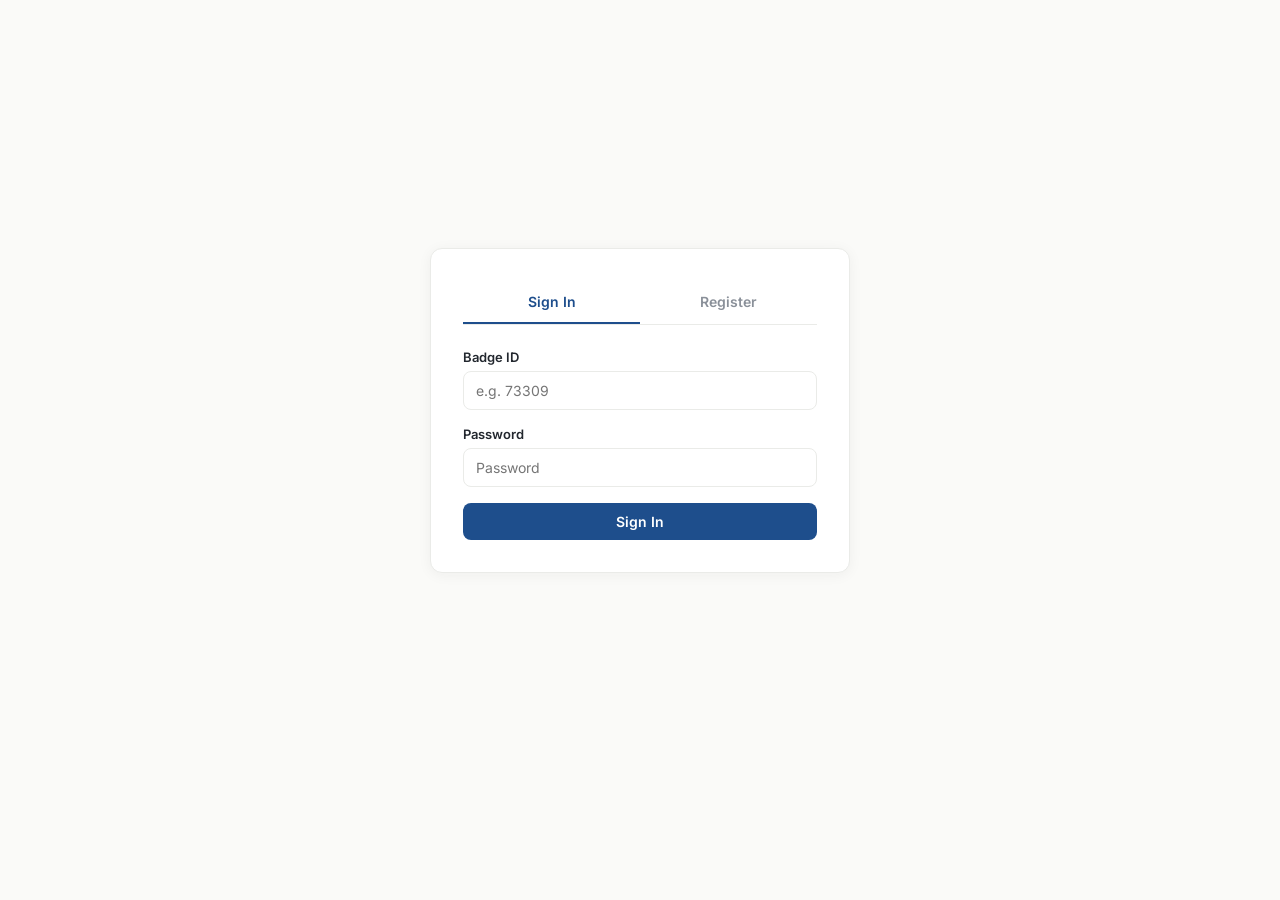
<file: index.html>
<!DOCTYPE html>
<html lang="en">
<head>
<meta charset="UTF-8">
<meta name="viewport" content="width=device-width, initial-scale=1.0">
<title>Leoni Cantine</title>
<link rel="preconnect" href="https://fonts.googleapis.com">
<link href="https://fonts.googleapis.com/css2?family=Inter:wght@400;500;600;700;800&family=Space+Mono:wght@400;700&display=swap" rel="stylesheet">
<link rel="stylesheet" href="css/styles.css">
</head>
<body>

<!-- ===================== AUTH PAGE ===================== -->
<div id="authPage" class="auth-screen">
  <div class="auth-card">
    <div class="auth-tabs">
      <div class="auth-tab active" id="loginTabBtn" onclick="toggleAuthTab('login')">Sign In</div>
      <div class="auth-tab" id="registerTabBtn" onclick="toggleAuthTab('register')">Register</div>
    </div>

    <!-- Login -->
    <div id="loginWrapper">
      <form id="loginForm">
        <div class="input-group">
          <label for="loginBadgeId">Badge ID</label>
          <input type="text" id="loginBadgeId" class="input-control" placeholder="e.g. 73309">
        </div>
        <div class="input-group">
          <label for="loginPassword">Password</label>
          <input type="password" id="loginPassword" class="input-control" placeholder="Password">
        </div>
        <button type="submit" class="btn btn-primary" style="width:100%;">Sign In</button>
      </form>
    </div>

    <!-- Register -->
    <div id="registerWrapper" class="hidden">
      <form id="registerForm">
        <div class="input-group">
          <label for="regFirstName">First Name</label>
          <input type="text" id="regFirstName" class="input-control" placeholder="e.g. Ameur">
        </div>
        <div class="input-group">
          <label for="regLastName">Last Name</label>
          <input type="text" id="regLastName" class="input-control" placeholder="e.g. Ben Salah">
        </div>
        <div class="input-group">
          <label for="regEmail">Email</label>
          <input type="email" id="regEmail" class="input-control" placeholder="name@leoni.com">
        </div>
        <div class="input-group">
          <label for="regBadgeId">Badge ID</label>
          <input type="text" id="regBadgeId" class="input-control" placeholder="e.g. 73309">
        </div>
        <div class="input-group">
          <label for="regPassword">Password</label>
          <input type="password" id="regPassword" class="input-control" placeholder="Minimum 6 characters">
        </div>
        <div class="input-group">
          <label for="regPlant">Plant</label>
          <select id="regPlant" class="input-control">
            <option value="">Loading plants...</option>
          </select>
        </div>
        <div class="input-group">
          <label for="regPosition">Position</label>
          <input type="text" id="regPosition" class="input-control" placeholder="e.g. Engineer">
        </div>
        <div class="input-group">
          <label for="regOffice">Office Location</label>
          <input type="text" id="regOffice" class="input-control" placeholder="Desk/Room number">
        </div>
        <div class="input-group">
          <label for="regRole">Account Role</label>
          <select id="regRole" class="input-control">
            <option value="employee">Employee</option>
            <option value="cantine">Cantine Manager</option>
          </select>
        </div>
        <button type="submit" class="btn btn-primary" style="width:100%;">Register Account</button>
      </form>
    </div>
  </div>
</div>

<!-- ===================== EMPLOYEE APP ===================== -->
<div id="employeeApp" class="hidden">
  <div class="navbar">
    <div class="nav-brand">Leoni<span>Cantine</span></div>
    <div class="nav-user">
      <span class="muted">Hi, <span id="employeeWelcomeName"></span></span>
      <button class="btn btn-outline btn-small btn-logout">Sign out</button>
    </div>
  </div>

  <div class="app-container">
    <div class="workspace-grid">
      <div>
        <div class="section-card">
          <div class="section-title"><span>Today's Menu</span></div>

          <div class="plant-selector-bar">
            <div class="input-group" style="margin:0; flex:1;">
              <label for="plantSelect">Plant</label>
              <select id="plantSelect" class="input-control" onchange="onPlantChange()">
                <option value="">Loading plants...</option>
              </select>
            </div>
            <div class="input-group" style="margin:0; flex:1;">
              <label for="daySelect">Day</label>
              <input type="date" id="daySelect" class="input-control">
            </div>
          </div>

          <p id="cantineInfo" class="muted" style="margin-bottom:16px;"></p>

          <div id="menuGridContainer" class="menu-grid"></div>
        </div>
      </div>

      <div>
        <div class="section-card">
          <div class="section-title"><span>Your Order</span></div>

          <div class="data-table-wrapper">
            <table class="data-table">
              <thead>
                <tr><th>Item</th><th>Qty</th><th class="text-right">Total</th></tr>
              </thead>
              <tbody id="cartTableBody">
                <tr><td colspan="3" class="muted text-center">Your cart is empty</td></tr>
              </tbody>
            </table>
          </div>

          <div class="input-group" style="margin-top:16px;">
            <label for="pickupTimeSelect">Pickup Time</label>
            <select id="pickupTimeSelect" class="input-control">
              <option value="18:30">18:30 (Dinner Shift)</option>
              <option value="19:30">19:30 (Dinner Shift)</option>
            </select>
          </div>

          <div style="display:flex; justify-content:space-between; align-items:center; margin-top:16px; padding-top:16px; border-top:1px solid var(--line);">
            <span class="font-bold">Total</span>
            <span id="cartTotalSummary" class="mono font-bold">0.00 DT</span>
          </div>

          <button class="btn btn-orange" style="width:100%; margin-top:16px;" onclick="submitEmployeeOrder()">Place Order</button>
        </div>

        <!-- ===================== ORDER REVIEW FEEDBACK CARD ===================== -->
        <div id="recentOrdersSection" class="section-card hidden">
          <div class="section-title"><span>Your Recent Orders & Feedback</span></div>

          <div class="review-order-status">
            <span class="status-pill status-completed">✓ Received</span>
          </div>

          <div class="input-group" style="margin-top:20px;">
            <label>Rate This Meal</label>
            <div class="star-rating-container" id="starRatingContainer">
              <span class="star" data-value="1">★</span>
              <span class="star" data-value="2">★</span>
              <span class="star" data-value="3">★</span>
              <span class="star" data-value="4">★</span>
              <span class="star" data-value="5">★</span>
            </div>
          </div>

          <div class="input-group" style="margin-top:16px;">
            <label for="reviewCommentBox">Your Feedback (Optional)</label>
            <textarea id="reviewCommentBox" class="input-control" placeholder="Share your thoughts about this meal..." rows="4" style="resize: vertical;"></textarea>
          </div>

          <button class="btn btn-orange" style="width:100%; margin-top:16px;" onclick="submitSavedOrderFeedback()">Submit Review</button>
        </div>
      </div>
    </div>
  </div>
</div>

<!-- ===================== CANTINE MANAGER APP ===================== -->
<div id="cantineApp" class="hidden">
  <div class="navbar">
    <div class="nav-brand">Leoni<span>Cantine</span> <span class="muted" style="font-size:12px;">· Manager</span></div>
    <div class="nav-user">
      <button class="btn btn-outline btn-small btn-logout">Sign out</button>
    </div>
  </div>

  <div class="app-container">
    <div class="section-card">
      <div class="section-title"><span>Incoming Orders</span></div>
      <div class="data-table-wrapper">
        <table class="data-table">
          <thead>
            <tr>
              <th>Ticket</th>
              <th>Employee</th>
              <th>Day</th>
              <th>Pickup</th>
              <th>Items</th>
              <th>Total</th>
              <th>Status</th>
              <th>Actions</th>
            </tr>
          </thead>
          <tbody id="cantineOrdersTableBody">
            <tr><td colspan="8" class="text-center muted">Loading orders...</td></tr>
          </tbody>
        </table>
      </div>
    </div>
  </div>
</div>

<script src="js/api.js"></script>
<script src="js/auth.js"></script>
<script src="js/employee.js"></script>
<script src="js/cantine.js"></script>
<script src="js/app.js"></script>
</body>
</html>
</file>
<file: css/styles.css>
/**
 * css/styles.css
 * Core Brand and Layout Component Stylesheet
 * Project: Leoni Cantine Smart Ordering Interface
 */

/* ==========================================================================
   1. Design System Tokens & Base Reset
   ========================================================================== */
:root {
  --bg: #FAFAF8;
  --paper: #FFFFFF;
  --ink: #22272E;
  --muted: #8A9099;
  --line: #EAEBE8;
  --orange: #FF6A13;
  --orange-soft: #FFEDE0;
  --blue: #1E4E8C;
  --blue-soft: #E7EFF8;
  --green-soft: #E6F2E6;
  --green: #3F7D44;
  --gold: #FFC107;
  --radius: 12px;
  --shadow: 0 2px 14px rgba(34,39,46,0.05);
}

* {
  box-sizing: border-box;
  margin: 0;
  padding: 0;
}

body {
  font-family: 'Inter', sans-serif;
  background: var(--bg);
  color: var(--ink);
  min-height: 100vh;
  -webkit-font-smoothing: antialiased;
}

/* ==========================================================================
   2. Typography & Core Layout Modifiers
   ========================================================================== */
h1, h2, h3, h4 {
  font-weight: 700;
}

.mono {
  font-family: 'Space Mono', monospace;
}

.font-bold {
  font-weight: 700;
}

.text-center { text-align: center; }
.text-right { text-align: right; }
.muted { color: var(--muted); }

.hidden {
  display: none !important;
}

/* ==========================================================================
   3. Interactive Buttons & Form Formats
   ========================================================================== */
.btn {
  font-family: inherit;
  font-size: 14px;
  font-weight: 600;
  padding: 10px 18px;
  border-radius: 8px;
  border: none;
  cursor: pointer;
  transition: all 0.15s ease;
  display: inline-flex;
  align-items: center;
  justify-content: center;
}

.btn-primary {
  background: var(--blue);
  color: #fff;
}
.btn-primary:hover {
  background: #153866;
}

.btn-orange {
  background: var(--orange);
  color: #fff;
}
.btn-orange:hover {
  background: #d4530a;
}

.btn-outline {
  background: transparent;
  border: 1px solid var(--line);
  color: var(--ink);
}
.btn-outline:hover {
  background: #f4f5f2;
  border-color: var(--muted);
}

.btn-danger {
  background: #FEECEB;
  color: #D9381E;
}
.btn-danger:hover {
  background: #FCD8D5;
}

.btn-small {
  padding: 6px 12px;
  font-size: 12px;
  border-radius: 6px;
}

.input-group {
  margin-bottom: 16px;
}

.input-group label {
  display: block;
  font-size: 13px;
  font-weight: 600;
  margin-bottom: 6px;
  color: var(--ink);
}

.input-control {
  width: 100%;
  font-family: inherit;
  font-size: 14px;
  padding: 10px 12px;
  border-radius: 8px;
  border: 1px solid var(--line);
  background: #fff;
  color: var(--ink);
  transition: border-color 0.15s ease;
}

.input-control:focus {
  outline: none;
  border-color: var(--blue);
}

textarea.input-control {
  font-family: inherit;
  line-height: 1.5;
}

/* ==========================================================================
   4. Application Views & Scaffold Wrappers
   ========================================================================== */
.navbar {
  background: var(--paper);
  border-bottom: 1px solid var(--line);
  padding: 16px 24px;
  display: flex;
  align-items: center;
  justify-content: space-between;
  position: sticky;
  top: 0;
  z-index: 100;
}

.nav-brand {
  display: flex;
  align-items: center;
  gap: 8px;
  font-weight: 800;
  font-size: 18px;
  color: var(--blue);
  letter-spacing: -0.5px;
}

.nav-brand span {
  color: var(--orange);
}

.nav-user {
  display: flex;
  align-items: center;
  gap: 16px;
}

.app-container {
  max-width: 1320px;
  margin: 0 auto;
  padding: 32px 24px;
}

/* Auth Module Screen Layout */
.auth-screen {
  min-height: calc(100vh - 80px);
  display: flex;
  align-items: center;
  justify-content: center;
  padding: 24px;
}

.auth-card {
  background: var(--paper);
  border: 1px solid var(--line);
  border-radius: var(--radius);
  box-shadow: var(--shadow);
  width: 100%;
  max-width: 420px;
  padding: 32px;
}

.auth-tabs {
  display: flex;
  border-bottom: 1px solid var(--line);
  margin-bottom: 24px;
}

.auth-tab {
  flex: 1;
  text-align: center;
  padding: 12px;
  font-size: 14px;
  font-weight: 600;
  color: var(--muted);
  cursor: pointer;
  border-bottom: 2px solid transparent;
}

.auth-tab.active {
  color: var(--blue);
  border-bottom-color: var(--blue);
}

/* Fix Registration Form Layout */
#registerWrapper {
  max-height: 70vh;
  overflow-y: auto;
  padding-right: 10px;
}

.auth-form .input-group {
  margin-bottom: 12px;
}

.auth-form label {
  display: block;
  font-size: 0.75rem;
  font-weight: 600;
  color: var(--muted);
  margin-bottom: 4px;
}

.auth-form .input-control {
  width: 100%;
  padding: 10px;
  border: 1px solid var(--line);
  border-radius: var(--radius);
  background: #fff;
}

/* Split Column Workspace Grids */
.workspace-grid {
  display: grid;
  grid-template-columns: 1fr 400px;
  gap: 24px;
  align-items: start;
}

@media (max-width: 1024px) {
  .workspace-grid {
    grid-template-columns: 1fr;
  }
}

.section-card {
  background: var(--paper);
  border: 1px solid var(--line);
  border-radius: var(--radius);
  padding: 24px;
  box-shadow: var(--shadow);
  margin-bottom: 24px;
}

.section-title {
  font-size: 18px;
  margin-bottom: 16px;
  padding-bottom: 12px;
  border-bottom: 1px solid var(--line);
  display: flex;
  align-items: center;
  justify-content: space-between;
}

/* ==========================================================================
   5. Modular Functional Blocks & Functional Tables
   ========================================================================== */
.plant-selector-bar {
  display: flex;
  gap: 12px;
  margin-bottom: 24px;
}

.menu-grid {
  display: grid;
  grid-template-columns: repeat(auto-fill, minmax(260px, 1fr));
  gap: 16px;
}

.menu-item-card {
  border: 1px solid var(--line);
  border-radius: 8px;
  padding: 16px;
  display: flex;
  flex-direction: column;
  justify-content: space-between;
  gap: 16px;
  background: var(--paper);
  transition: transform 0.15s ease, border-color 0.15s ease;
}

.menu-item-card:hover {
  transform: translateY(-2px);
  border-color: var(--muted);
}

.menu-item-card.unavailable {
  opacity: 0.6;
  background: #f8f9fa;
}

.price-badge {
  font-size: 16px;
  color: var(--orange);
  font-weight: 700;
}

/* Ordering Interface Data Tables */
.data-table-wrapper {
  overflow-x: auto;
}

.data-table {
  width: 100%;
  border-collapse: collapse;
  text-align: left;
  font-size: 14px;
}

.data-table th {
  background: #f4f5f2;
  padding: 12px 16px;
  font-weight: 600;
  color: var(--muted);
  border-bottom: 1px solid var(--line);
}

.data-table td {
  padding: 14px 16px;
  border-bottom: 1px solid var(--line);
  vertical-align: middle;
}

.data-table tr:last-child td {
  border-bottom: none;
}

/* Active Processing Pills */
.status-pill {
  display: inline-flex;
  padding: 4px 8px;
  border-radius: 20px;
  font-size: 11px;
  font-weight: 700;
  text-transform: uppercase;
  letter-spacing: 0.5px;
}

.status-pending   { background: #FFF3CD; color: #856404; }
.status-confirmed { background: var(--blue-soft); color: var(--blue); }
.status-ready     { background: var(--green-soft); color: var(--green); }
.status-completed { background: #E2E3E5; color: #383D41; }
.status-cancelled { background: #F8D7DA; color: #721C24; }

.order-num-pill {
  font-family: 'Space Mono', monospace;
  background: #f4f5f2;
  padding: 2px 6px;
  border-radius: 4px;
  font-weight: 700;
}

/* Operational Increment Selectors */
.qty-controls {
  display: inline-flex;
  align-items: center;
  border: 1px solid var(--line);
  border-radius: 6px;
  overflow: hidden;
  background: #fff;
}

.qty-controls button {
  width: 28px;
  height: 28px;
  background: transparent;
  border: none;
  cursor: pointer;
  font-weight: bold;
}

.qty-controls button:hover {
  background: #f4f5f2;
}

.qty-controls span {
  width: 32px;
  text-align: center;
  font-size: 13px;
  font-weight: 600;
}

/* ==========================================================================
   6. ORDER REVIEW & FEEDBACK COMPONENTS
   ========================================================================== */

.review-order-status {
  margin-bottom: 20px;
  display: flex;
  align-items: center;
  gap: 8px;
}

/* Star Rating Container */
.star-rating-container {
  display: flex;
  gap: 12px;
  flex-wrap: wrap;
}

.star {
  font-size: 32px;
  cursor: pointer;
  color: var(--muted);
  transition: all 0.2s ease;
  user-select: none;
  line-height: 1;
}

.star:hover {
  transform: scale(1.15);
  color: var(--gold);
}

.star.selected {
  color: var(--gold);
}

.star.selected ~ .star {
  color: var(--muted);
}

/* Global Processing Spinner overlay */
.loader-overlay {
  position: fixed;
  top: 0; left: 0; right: 0; bottom: 0;
  background: rgba(255,255,255,0.7);
  backdrop-filter: blur(2px);
  z-index: 9999;
  display: flex;
  align-items: center;
  justify-content: center;
}

.spinner {
  width: 40px;
  height: 40px;
  border: 4px solid var(--line);
  border-top-color: var(--orange);
  border-radius: 50%;
  animation: spin 0.8s linear infinite;
}

@keyframes spin {
  to { transform: rotate(360deg); }
}
</file>
